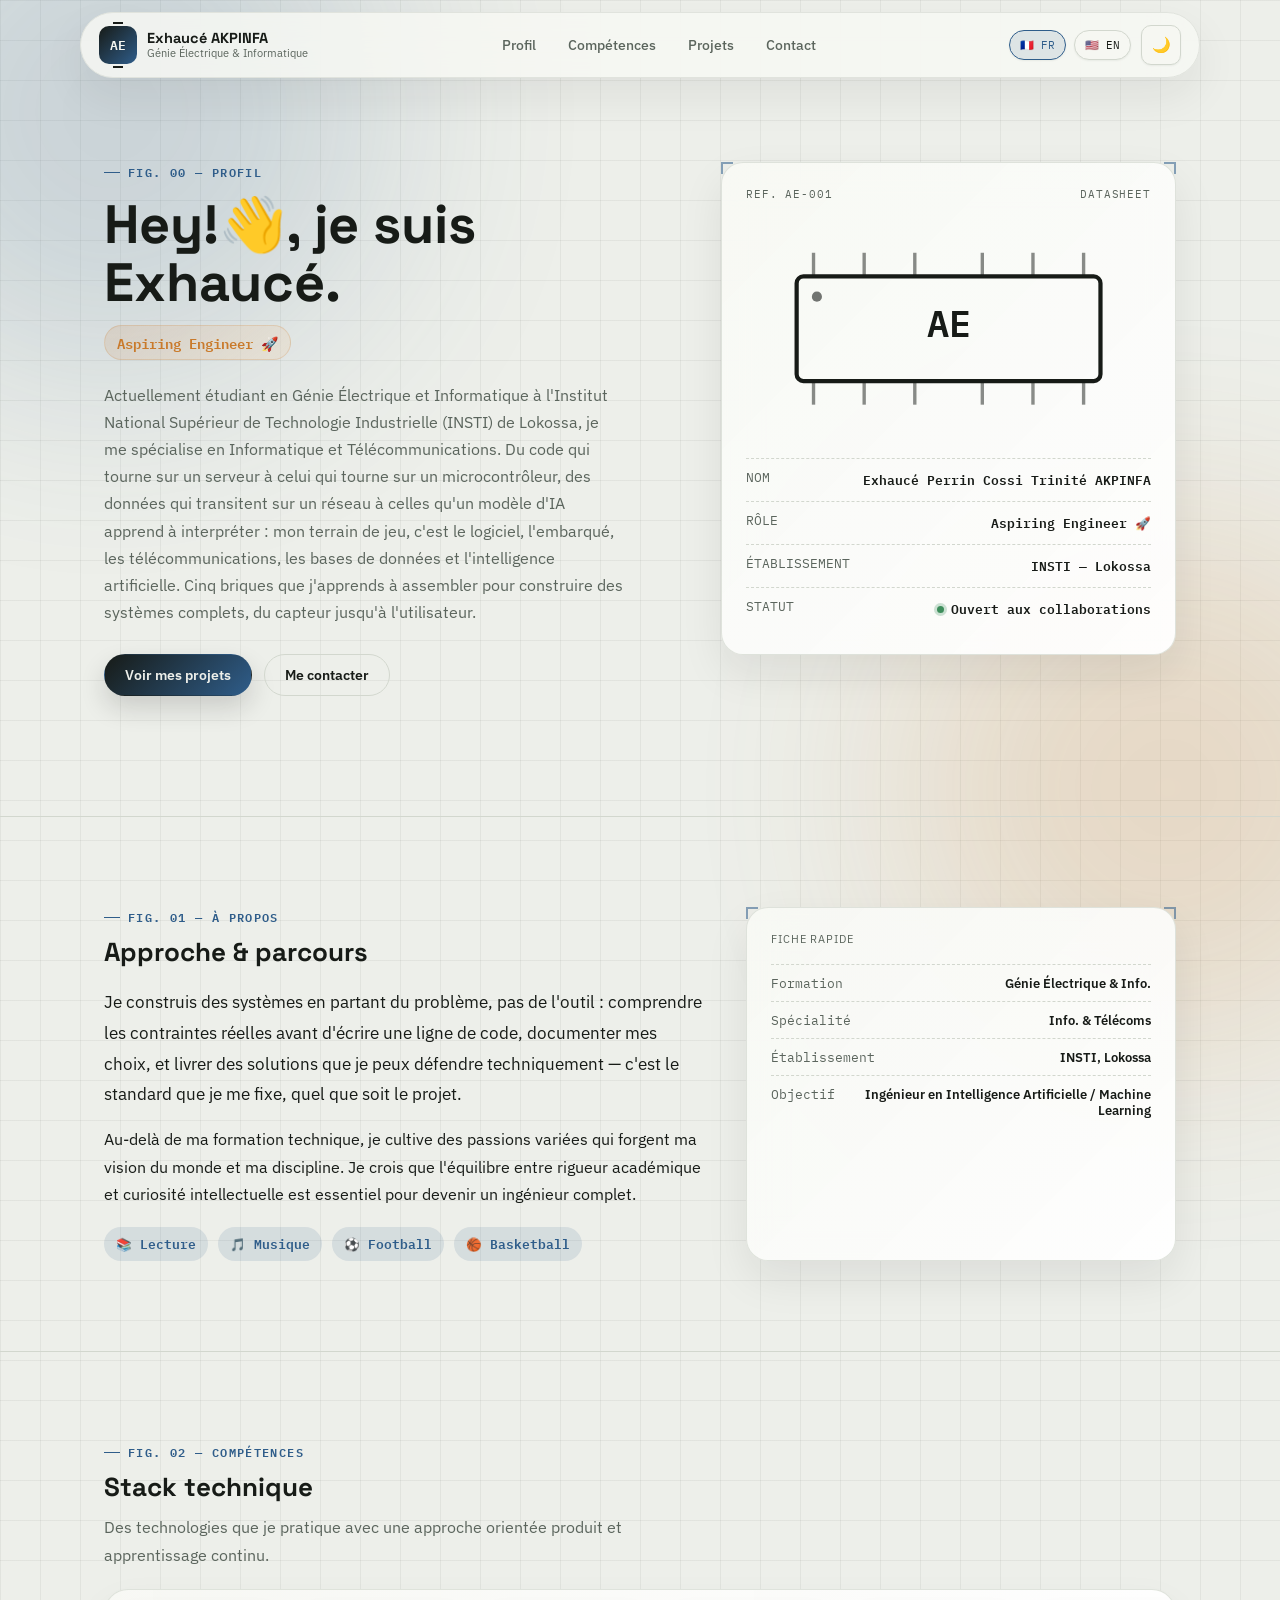
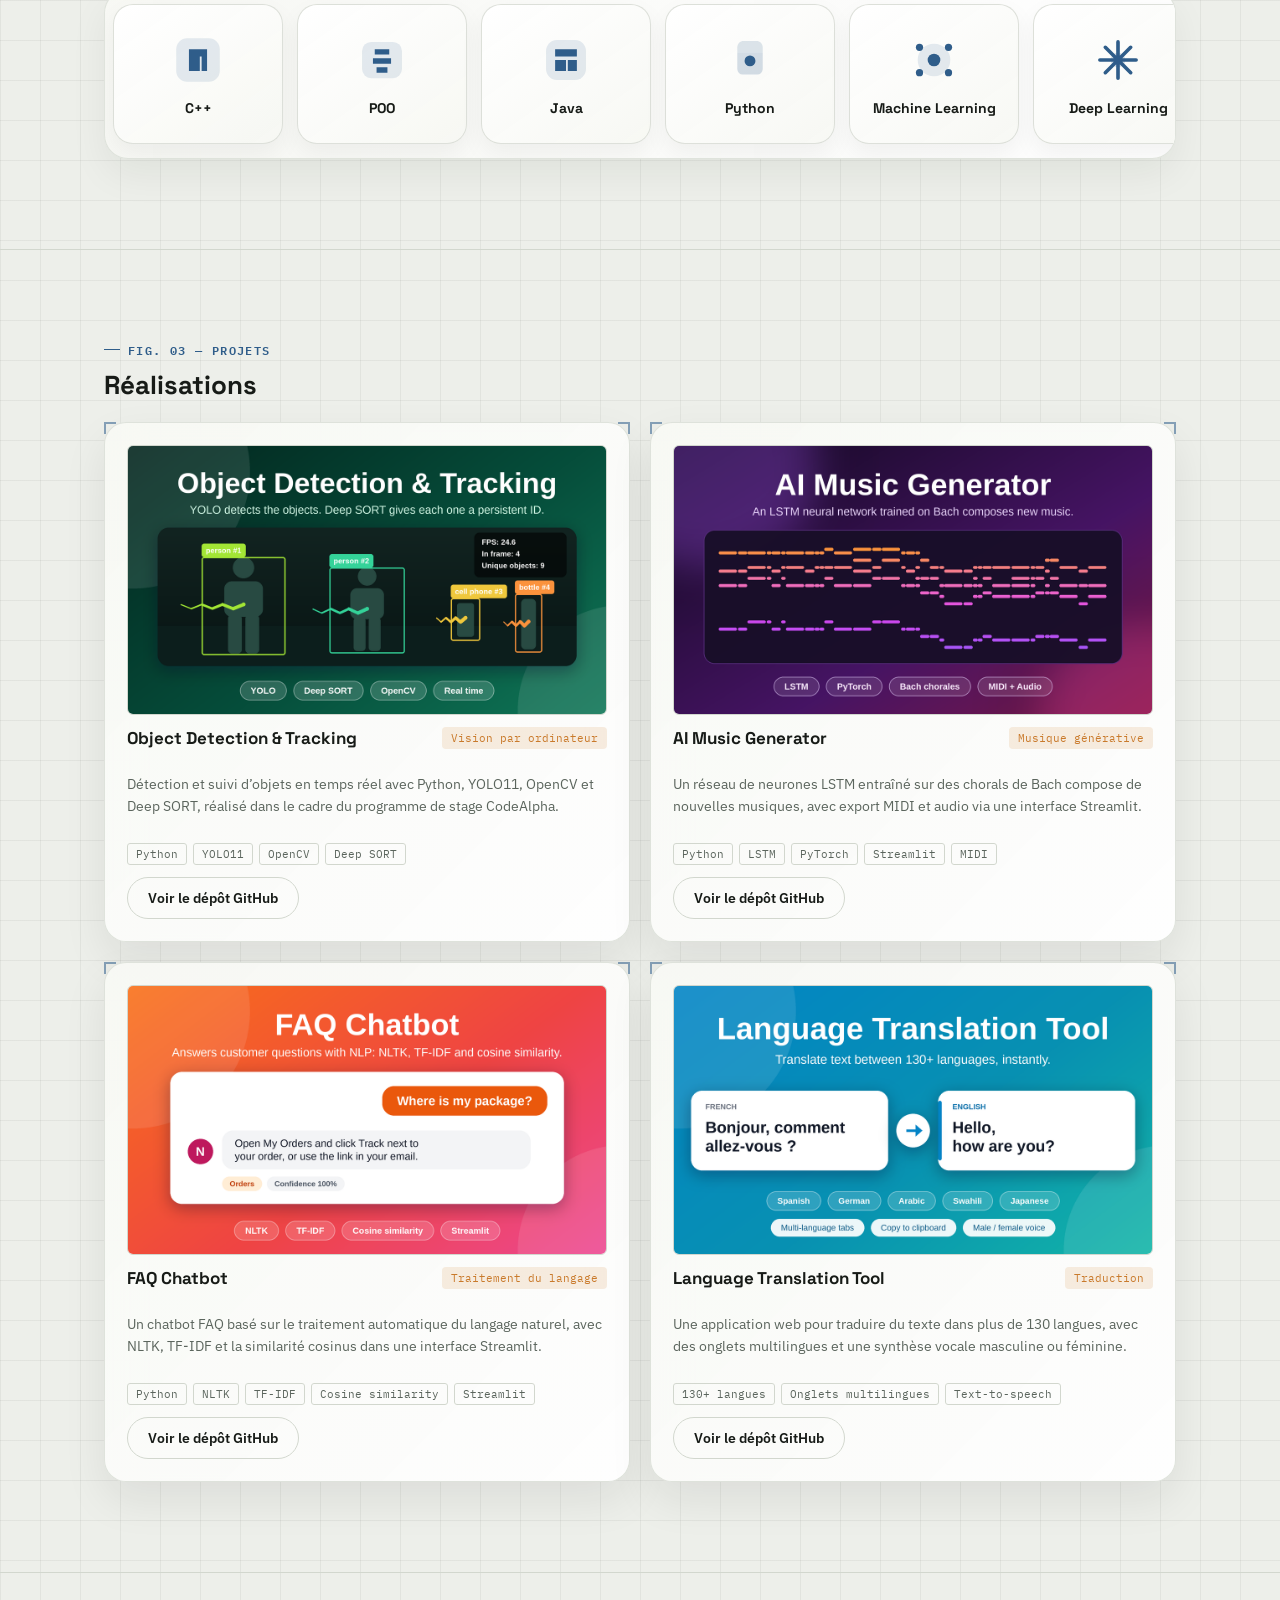
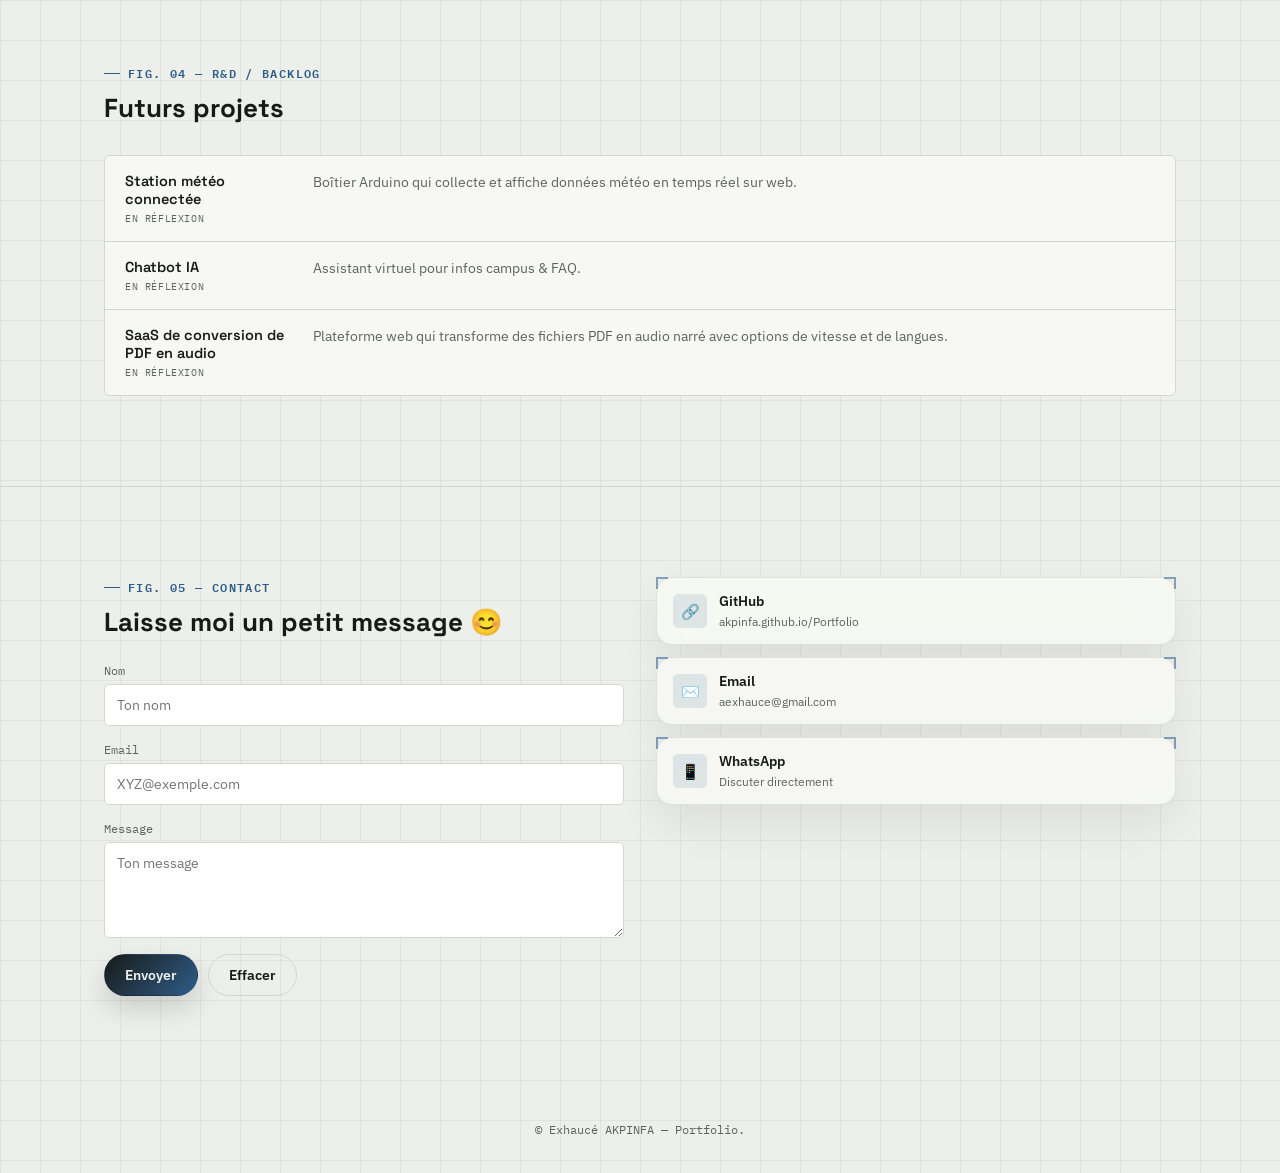
<file: index.html>
﻿<!DOCTYPE html>
<html lang="fr">
<head>
<meta charset="UTF-8" />
<meta name="viewport" content="width=device-width, initial-scale=1" />
<title>Exhaucé AKPINFA — Portfolio</title>
<meta name="description" content="Portfolio d'AKPINFA Cossi Trinité Exhaucé Perrin — étudiant en Génie Électrique &amp; Informatique et Télécommunication, INSTI Lokossa. Aspiring Engineer 🚀" />
<link rel="icon" href="data:image/svg+xml,%3Csvg xmlns='http://www.w3.org/2000/svg' viewBox='0 0 40 40'%3E%3Crect x='6' y='6' width='28' height='28' rx='3' fill='%23171B17'/%3E%3Ctext x='20' y='26' text-anchor='middle' font-family='monospace' font-size='14' fill='%236FB3E8'%3EAE%3C/text%3E%3C/svg%3E" />
<link rel="preconnect" href="https://fonts.googleapis.com">
<link rel="stylesheet" href="https://fonts.googleapis.com/css2?family=Space+Grotesk:wght@500;600;700&family=IBM+Plex+Sans:wght@400;500;600&family=IBM+Plex+Mono:wght@400;500;600&display=swap">
<link rel="stylesheet" href="style.css">
</head>
<body>

<header class="site-nav">
  <div class="wrap nav-inner">
    <a href="#top" class="brand">
      <div class="chip-logo">AE</div>
      <div class="brand-text">
        <div class="brand-name">Exhaucé AKPINFA</div>
        <div class="brand-role">Génie Électrique &amp; Informatique </div>
      </div>
    </a>
    <nav class="links nav-mobile-hide">
      <a href="#about" data-i18n="navAbout">Profil</a>
      <a href="#skills" data-i18n="navSkills">Compétences</a>
      <a href="#projects" data-i18n="navProjects">Projets</a>
      <a href="#contact" data-i18n="navContact">Contact</a>
    </nav>
    <div class="header-actions">
      <div class="lang-switcher" role="tablist" aria-label="Language selector">
        <button class="lang-switch active" type="button" data-lang="fr" aria-label="Français">🇫🇷 FR</button>
        <button class="lang-switch" type="button" data-lang="en" aria-label="English">🇺🇸 EN</button>
      </div>
      <button class="theme-toggle" id="themeToggle" aria-label="Basculer en mode plan (blueprint)" title="Mode plan / blueprint">🌙</button>
    </div>
  </div>
</header>

<main id="top">

  <!-- ============ HERO ============ -->
  <section class="hero">
    <div class="wrap hero-grid">
      <div class="hero-copy reveal">
        <span class="eyebrow" data-i18n="heroEyebrow">FIG. 00 — PROFIL</span>
        <h1 class="hero-title" data-i18n="heroTitle">Hey!👋, je suis Exhaucé.</h1>
        <span class="hero-role" data-i18n="heroRole">Aspiring Engineer 🚀</span>
        <p class="hero-lede" data-i18n="heroIntro">
          Actuellement étudiant en Génie Électrique et Informatique à l'Institut National Supérieur de
          Technologie Industrielle (INSTI) de Lokossa, je me spécialise en Informatique et
          Télécommunications. Du code qui tourne sur un serveur à celui qui tourne sur un microcontrôleur, des données qui transitent sur un réseau à celles qu'un modèle d'IA apprend à interpréter : mon terrain de jeu, c'est le logiciel, l'embarqué, les télécommunications, les bases de données et l'intelligence artificielle. Cinq briques que j'apprends à assembler pour construire des systèmes complets, du capteur jusqu'à l'utilisateur.
        </p>
        <div class="hero-ctas">
          <a href="#projects" class="btn btn-primary" data-i18n="heroBtnProjects">Voir mes projets</a>
          <a href="#contact" class="btn btn-ghost" data-i18n="heroBtnContact">Me contacter</a>
        </div>
      </div>

      <div class="spec-card datasheet reveal">
        <div class="datasheet-title">
          <span>REF. AE-001</span>
          <span>DATASHEET</span>
        </div>

        <svg class="ic-diagram" viewBox="0 0 240 130" fill="none">
          <!-- pins -->
          <g stroke="currentColor" stroke-width="2" opacity="0.5">
            <line x1="40" y1="20" x2="40" y2="34"/>
            <line x1="70" y1="20" x2="70" y2="34"/>
            <line x1="100" y1="20" x2="100" y2="34"/>
            <line x1="140" y1="20" x2="140" y2="34"/>
            <line x1="170" y1="20" x2="170" y2="34"/>
            <line x1="200" y1="20" x2="200" y2="34"/>
            <line x1="40" y1="96" x2="40" y2="110"/>
            <line x1="70" y1="96" x2="70" y2="110"/>
            <line x1="100" y1="96" x2="100" y2="110"/>
            <line x1="140" y1="96" x2="140" y2="110"/>
            <line x1="170" y1="96" x2="170" y2="110"/>
            <line x1="200" y1="96" x2="200" y2="110"/>
          </g>
          <rect x="30" y="34" width="180" height="62" rx="4" fill="none" stroke="currentColor" stroke-width="2.5"/>
          <circle cx="42" cy="46" r="3" fill="currentColor" opacity="0.6"/>
          <text x="120" y="70" text-anchor="middle" font-family="'IBM Plex Mono', monospace" font-size="22" font-weight="600" fill="currentColor">AE</text>
        </svg>

        <div class="datasheet-row">
          <span class="datasheet-key" data-i18n="datasheetName">NOM</span>
          <span class="datasheet-val">Exhaucé Perrin Cossi Trinité AKPINFA</span>
        </div>
        <div class="datasheet-row">
          <span class="datasheet-key" data-i18n="datasheetRole">RÔLE</span>
          <span class="datasheet-val">Aspiring Engineer 🚀</span>
        </div>
        <div class="datasheet-row">
          <span class="datasheet-key" data-i18n="datasheetSchool">ÉTABLISSEMENT</span>
          <span class="datasheet-val">INSTI — Lokossa</span>
        </div>
        <div class="datasheet-row">
          <span class="datasheet-key" data-i18n="datasheetStatus">STATUT</span>
          <span class="datasheet-val status-live">
            <span class="led-dot"></span> <span data-i18n="datasheetStatusValue">Ouvert aux collaborations</span>
          </span>
        </div>
      </div>
    </div>
  </section>

  <!-- ============ ABOUT ============ -->
  <section id="about">
    <div class="wrap about-grid">
      <div class="about-text reveal">
        <span class="eyebrow" data-i18n="aboutEyebrow">FIG. 01 — À PROPOS</span>
        <h2 class="section-title" style="margin-bottom:18px;" data-i18n="aboutTitle">Approche &amp; parcours</h2>
        <p class="lede" data-i18n="aboutP1">
          Je construis des systèmes en partant du problème, pas de l'outil : comprendre les contraintes
          réelles avant d'écrire une ligne de code, documenter mes choix, et livrer des solutions que je
          peux défendre techniquement — c'est le standard que je me fixe, quel que soit le projet.
        </p>
        <p data-i18n="aboutP2">
          Au-delà de ma formation technique, je cultive des passions variées qui forgent ma vision du monde et ma discipline. Je crois que l'équilibre entre rigueur académique et curiosité intellectuelle est essentiel pour devenir un ingénieur complet.
        </p>
        <div class="interest-list">
          <span class="interest-chip">📚 Lecture</span>
          <span class="interest-chip">🎵 Musique</span>
          <span class="interest-chip">⚽ Football</span>
          <span class="interest-chip">🏀 Basketball</span>
          
        </div>
      </div>

      <div class="spec-card facts-card reveal">
        <div class="datasheet-title"><span data-i18n="aboutQuickCard">FICHE RAPIDE</span></div>
        <div class="datasheet-row">
          <span class="datasheet-key mono" data-i18n="aboutFormation">Formation</span>
          <span class="datasheet-val">Génie Électrique &amp; Info.</span>
        </div>
        <div class="datasheet-row">
          <span class="datasheet-key mono" data-i18n="aboutSpeciality">Spécialité</span>
          <span class="datasheet-val">Info. &amp; Télécoms</span>
        </div>
        <div class="datasheet-row">
          <span class="datasheet-key mono" data-i18n="aboutSchool">Établissement</span>
          <span class="datasheet-val">INSTI, Lokossa</span>
        </div>
        <div class="datasheet-row">
          <span class="datasheet-key mono" data-i18n="aboutGoal">Objectif</span>
          <span class="datasheet-val" data-i18n="aboutGoalValue">Ingénieur en Intelligence Artificielle / Machine Learning</span>
        </div>
      </div>
    </div>
  </section>

  <!-- ============ SKILLS ============ -->
  <section id="skills">
    <div class="wrap">
      <div class="skills-head reveal">
        <div>
          <span class="eyebrow" data-i18n="skillsEyebrow">FIG. 02 — COMPÉTENCES</span>
          <h2 class="section-title" style="margin-bottom:10px;" data-i18n="skillsTitle">Stack technique</h2>
          <p class="skills-intro" data-i18n="skillsIntro">Des technologies que je pratique avec une approche orientée produit et apprentissage continu.</p>
        </div>
      </div>
      <div class="skills-marquee reveal" aria-label="Technologies principales">
        <div class="marquee-track">
          <div class="marquee-group">
            <div class="skill-pill"><svg viewBox="0 0 64 64" aria-hidden="true"><rect x="8" y="8" width="48" height="48" rx="12" fill="currentColor" opacity="0.12"/><path d="M22 20h20v8H22zM22 28h12v16H22zM36 28h6v16h-6z" fill="currentColor"/></svg><span>C++</span></div>
            <div class="skill-pill"><svg viewBox="0 0 64 64" aria-hidden="true"><rect x="10" y="12" width="44" height="40" rx="10" fill="currentColor" opacity="0.12"/><path d="M24 20h16v6H24zM22 30h20v6H22zM26 40h12v6H26z" fill="currentColor"/></svg><span>POO</span></div>
            <div class="skill-pill"><svg viewBox="0 0 64 64" aria-hidden="true"><rect x="10" y="10" width="44" height="44" rx="12" fill="currentColor" opacity="0.12"/><path d="M20 20h24v8H20zM20 32h12v12H20zM34 32h10v12H34z" fill="currentColor"/></svg><span>Java</span></div>
            <div class="skill-pill"><svg viewBox="0 0 64 64" aria-hidden="true"><path d="M18 18c0-4 3-7 7-7h14c4 0 7 3 7 7v6H18z" fill="currentColor" opacity="0.16"/><path d="M18 24h28v18a6 6 0 0 1-6 6H24a6 6 0 0 1-6-6z" fill="currentColor" opacity="0.2"/><circle cx="32" cy="33" r="6" fill="currentColor"/></svg><span>Python</span></div>
            <div class="skill-pill"><svg viewBox="0 0 64 64" aria-hidden="true"><circle cx="32" cy="32" r="18" fill="currentColor" opacity="0.12"/><circle cx="32" cy="32" r="7" fill="currentColor"/><circle cx="16" cy="18" r="4" fill="currentColor"/><circle cx="48" cy="18" r="4" fill="currentColor"/><circle cx="16" cy="46" r="4" fill="currentColor"/><circle cx="48" cy="46" r="4" fill="currentColor"/></svg><span>Machine Learning</span></div>
            <div class="skill-pill"><svg viewBox="0 0 64 64" aria-hidden="true"><path d="M32 12v40M12 32h40M18 18l28 28M46 18 18 46" stroke="currentColor" stroke-width="4" stroke-linecap="round"/><circle cx="32" cy="32" r="8" fill="currentColor" opacity="0.2"/></svg><span>Deep Learning</span></div>
            <div class="skill-pill"><svg viewBox="0 0 64 64" aria-hidden="true"><path d="M32 12 50 22v20L32 52 14 42V22z" fill="currentColor" opacity="0.16"/><path d="M32 20 43 26v12L32 44 21 38V26z" fill="currentColor"/></svg><span>TensorFlow</span></div>
            <div class="skill-pill"><svg viewBox="0 0 64 64" aria-hidden="true"><path d="M18 18h28v28H18z" fill="currentColor" opacity="0.12"/><path d="M24 28h16M24 36h10" stroke="currentColor" stroke-width="4" stroke-linecap="round"/><circle cx="44" cy="42" r="5" fill="currentColor"/></svg><span>IA générative</span></div>
            <div class="skill-pill"><svg viewBox="0 0 64 64" aria-hidden="true"><rect x="12" y="12" width="40" height="40" rx="10" fill="currentColor" opacity="0.12"/><path d="M22 20h20v8H22zM22 32h8v12h-8zM34 32h8v12h-8z" fill="currentColor"/></svg><span>PHP</span></div>
            <div class="skill-pill"><svg viewBox="0 0 64 64" aria-hidden="true"><rect x="12" y="16" width="40" height="32" rx="8" fill="currentColor" opacity="0.12"/><path d="M24 24h16v6H24zM24 34h16v6H24z" fill="currentColor"/></svg><span>MySQL</span></div>
            <div class="skill-pill"><svg viewBox="0 0 64 64" aria-hidden="true"><path d="M18 18h28a6 6 0 0 1 6 6v16a6 6 0 0 1-6 6H18a6 6 0 0 1-6-6V24a6 6 0 0 1 6-6Z" fill="currentColor" opacity="0.12"/><path d="M22 24v16l10-6 10 6V24" stroke="currentColor" stroke-width="4" fill="none" stroke-linecap="round" stroke-linejoin="round"/></svg><span>Laravel</span></div>
            <div class="skill-pill"><svg viewBox="0 0 64 64" aria-hidden="true"><rect x="10" y="14" width="44" height="36" rx="10" fill="currentColor" opacity="0.12"/><path d="M22 22h20v20H22z" fill="currentColor" opacity="0.22"/><path d="M26 30h12v4H26zM26 38h8v4h-8z" fill="currentColor"/></svg><span>React</span></div>
            <div class="skill-pill"><svg viewBox="0 0 64 64" aria-hidden="true"><path d="M16 18c0-4 3-7 7-7h18c4 0 7 3 7 7v28c0 4-3 7-7 7H23c-4 0-7-3-7-7z" fill="currentColor" opacity="0.12"/><path d="M24 20v24M40 20v24" stroke="currentColor" stroke-width="5" stroke-linecap="round"/></svg><span>Node</span></div>
          </div>
          <div class="marquee-group" aria-hidden="true">
            <div class="skill-pill"><svg viewBox="0 0 64 64" aria-hidden="true"><rect x="8" y="8" width="48" height="48" rx="12" fill="currentColor" opacity="0.12"/><path d="M22 20h20v8H22zM22 28h12v16H22zM36 28h6v16h-6z" fill="currentColor"/></svg><span>C++</span></div>
            <div class="skill-pill"><svg viewBox="0 0 64 64" aria-hidden="true"><rect x="10" y="12" width="44" height="40" rx="10" fill="currentColor" opacity="0.12"/><path d="M24 20h16v6H24zM22 30h20v6H22zM26 40h12v6H26z" fill="currentColor"/></svg><span>POO</span></div>
            <div class="skill-pill"><svg viewBox="0 0 64 64" aria-hidden="true"><rect x="10" y="10" width="44" height="44" rx="12" fill="currentColor" opacity="0.12"/><path d="M20 20h24v8H20zM20 32h12v12H20zM34 32h10v12H34z" fill="currentColor"/></svg><span>Java</span></div>
            <div class="skill-pill"><svg viewBox="0 0 64 64" aria-hidden="true"><path d="M18 18c0-4 3-7 7-7h14c4 0 7 3 7 7v6H18z" fill="currentColor" opacity="0.16"/><path d="M18 24h28v18a6 6 0 0 1-6 6H24a6 6 0 0 1-6-6z" fill="currentColor" opacity="0.2"/><circle cx="32" cy="33" r="6" fill="currentColor"/></svg><span>Python</span></div>
            <div class="skill-pill"><svg viewBox="0 0 64 64" aria-hidden="true"><circle cx="32" cy="32" r="18" fill="currentColor" opacity="0.12"/><circle cx="32" cy="32" r="7" fill="currentColor"/><circle cx="16" cy="18" r="4" fill="currentColor"/><circle cx="48" cy="18" r="4" fill="currentColor"/><circle cx="16" cy="46" r="4" fill="currentColor"/><circle cx="48" cy="46" r="4" fill="currentColor"/></svg><span>Machine Learning</span></div>
            <div class="skill-pill"><svg viewBox="0 0 64 64" aria-hidden="true"><path d="M32 12v40M12 32h40M18 18l28 28M46 18 18 46" stroke="currentColor" stroke-width="4" stroke-linecap="round"/><circle cx="32" cy="32" r="8" fill="currentColor" opacity="0.2"/></svg><span>Deep Learning</span></div>
            <div class="skill-pill"><svg viewBox="0 0 64 64" aria-hidden="true"><path d="M32 12 50 22v20L32 52 14 42V22z" fill="currentColor" opacity="0.16"/><path d="M32 20 43 26v12L32 44 21 38V26z" fill="currentColor"/></svg><span>TensorFlow</span></div>
            <div class="skill-pill"><svg viewBox="0 0 64 64" aria-hidden="true"><path d="M18 18h28v28H18z" fill="currentColor" opacity="0.12"/><path d="M24 28h16M24 36h10" stroke="currentColor" stroke-width="4" stroke-linecap="round"/><circle cx="44" cy="42" r="5" fill="currentColor"/></svg><span>IA générative</span></div>
            <div class="skill-pill"><svg viewBox="0 0 64 64" aria-hidden="true"><rect x="12" y="12" width="40" height="40" rx="10" fill="currentColor" opacity="0.12"/><path d="M22 20h20v8H22zM22 32h8v12h-8zM34 32h8v12h-8z" fill="currentColor"/></svg><span>PHP</span></div>
            <div class="skill-pill"><svg viewBox="0 0 64 64" aria-hidden="true"><rect x="12" y="16" width="40" height="32" rx="8" fill="currentColor" opacity="0.12"/><path d="M24 24h16v6H24zM24 34h16v6H24z" fill="currentColor"/></svg><span>MySQL</span></div>
            <div class="skill-pill"><svg viewBox="0 0 64 64" aria-hidden="true"><path d="M18 18h28a6 6 0 0 1 6 6v16a6 6 0 0 1-6 6H18a6 6 0 0 1-6-6V24a6 6 0 0 1 6-6Z" fill="currentColor" opacity="0.12"/><path d="M22 24v16l10-6 10 6V24" stroke="currentColor" stroke-width="4" fill="none" stroke-linecap="round" stroke-linejoin="round"/></svg><span>Laravel</span></div>
            <div class="skill-pill"><svg viewBox="0 0 64 64" aria-hidden="true"><rect x="10" y="14" width="44" height="36" rx="10" fill="currentColor" opacity="0.12"/><path d="M22 22h20v20H22z" fill="currentColor" opacity="0.22"/><path d="M26 30h12v4H26zM26 38h8v4h-8z" fill="currentColor"/></svg><span>React</span></div>
            <div class="skill-pill"><svg viewBox="0 0 64 64" aria-hidden="true"><path d="M16 18c0-4 3-7 7-7h18c4 0 7 3 7 7v28c0 4-3 7-7 7H23c-4 0-7-3-7-7z" fill="currentColor" opacity="0.12"/><path d="M24 20v24M40 20v24" stroke="currentColor" stroke-width="5" stroke-linecap="round"/></svg><span>Node</span></div>
          </div>
        </div>
      </div>
    </div>
  </section>

  <!-- ============ PROJECTS ============ -->
  <section id="projects">
    <div class="wrap">
      <div class="section-title-row reveal">
        <div>
          <span class="eyebrow" data-i18n="projectsEyebrow">FIG. 03 — PROJETS</span>
          <h2 class="section-title" data-i18n="projectsTitle">Réalisations</h2>
        </div>
      </div>
      <div class="project-grid">
        <article class="spec-card project-card">
          <img class="project-image" src="images/banner_detection.png" alt="Capture du projet de détection et suivi d’objets en temps réel">
          <div class="project-top">
            <h3 class="project-name" data-i18n="projectDetectionName">Object Detection &amp; Tracking</h3>
            <span class="project-stack-badge" data-i18n="projectDetectionBadge">Vision par ordinateur</span>
          </div>
          <p class="project-desc" data-i18n="projectDetectionDesc">Détection et suivi d’objets en temps réel avec Python, YOLO11, OpenCV et Deep SORT, réalisé dans le cadre du programme de stage CodeAlpha.</p>
          <div class="tag-row">
            <span class="tag">Python</span><span class="tag">YOLO11</span><span class="tag">OpenCV</span><span class="tag">Deep SORT</span>
          </div>
          <a href="https://github.com/AKPINFA/CodeAlpha_ObjectDetection" target="_blank" rel="noopener noreferrer" class="btn btn-ghost demo-btn" data-i18n="projectGithubButton">Voir le dépôt GitHub</a>
        </article>

        <article class="spec-card project-card">
          <img class="project-image" src="images/banner_music.png" alt="Capture du générateur de musique par intelligence artificielle">
          <div class="project-top">
            <h3 class="project-name" data-i18n="projectMusicName">AI Music Generator</h3>
            <span class="project-stack-badge" data-i18n="projectMusicBadge">Musique générative</span>
          </div>
          <p class="project-desc" data-i18n="projectMusicDesc">Un réseau de neurones LSTM entraîné sur des chorals de Bach compose de nouvelles musiques, avec export MIDI et audio via une interface Streamlit.</p>
          <div class="tag-row">
            <span class="tag">Python</span><span class="tag">LSTM</span><span class="tag">PyTorch</span><span class="tag">Streamlit</span><span class="tag">MIDI</span>
          </div>
          <a href="https://github.com/AKPINFA/CodeAlpha_MusicGeneration" target="_blank" rel="noopener noreferrer" class="btn btn-ghost demo-btn" data-i18n="projectGithubButton">Voir le dépôt GitHub</a>
        </article>

        <article class="spec-card project-card">
          <img class="project-image" src="images/banner_chatbot.png" alt="Capture de l’interface du chatbot FAQ">
          <div class="project-top">
            <h3 class="project-name" data-i18n="projectFaqName">FAQ Chatbot</h3>
            <span class="project-stack-badge" data-i18n="projectFaqBadge">Traitement du langage</span>
          </div>
          <p class="project-desc" data-i18n="projectFaqDesc">Un chatbot FAQ basé sur le traitement automatique du langage naturel, avec NLTK, TF-IDF et la similarité cosinus dans une interface Streamlit.</p>
          <div class="tag-row">
            <span class="tag">Python</span><span class="tag">NLTK</span><span class="tag">TF-IDF</span><span class="tag">Cosine similarity</span><span class="tag">Streamlit</span>
          </div>
          <a href="https://github.com/AKPINFA/CodeAlpha_FAQChatbot" target="_blank" rel="noopener noreferrer" class="btn btn-ghost demo-btn" data-i18n="projectGithubButton">Voir le dépôt GitHub</a>
        </article>

        <article class="spec-card project-card">
          <img class="project-image" src="images/banner_translator.png" alt="Capture de l’outil de traduction multilingue">
          <div class="project-top">
            <h3 class="project-name" data-i18n="projectLanguageName">Language Translation Tool</h3>
            <span class="project-stack-badge" data-i18n="projectLanguageBadge">Traduction</span>
          </div>
          <p class="project-desc" data-i18n="projectLanguageDesc">Une application web pour traduire du texte dans plus de 130 langues, avec des onglets multilingues et une synthèse vocale masculine ou féminine.</p>
          <div class="tag-row">
            <span class="tag">130+ langues</span><span class="tag">Onglets multilingues</span><span class="tag">Text-to-speech</span>
          </div>
          <a href="https://github.com/AKPINFA/CodeAlpha_LanguageTranslationTool" target="_blank" rel="noopener noreferrer" class="btn btn-ghost demo-btn" data-i18n="projectGithubButton">Voir le dépôt GitHub</a>
        </article>
      </div>
    </div>
  </section>

  <!-- ============ FUTURS PROJETS ============ -->
  <section id="backlog">
    <div class="wrap">
      <span class="eyebrow" data-i18n="backlogEyebrow">FIG. 04 — R&amp;D / BACKLOG</span>
      <h2 class="section-title" style="margin-bottom:30px;" data-i18n="backlogTitle">Futurs projets</h2>
      <div class="backlog-list">
        <div class="backlog-item">
          <div>
            <div class="backlog-name" data-i18n="backlog2Name">Station météo connectée</div>
            <span class="backlog-status" data-i18n="backlog2Status">En réflexion</span>
          </div>
          <div class="backlog-desc" data-i18n="backlog2Desc">Boîtier Arduino qui collecte et affiche données météo en temps réel sur web.</div>
        </div>
        <div class="backlog-item">
          <div>
            <div class="backlog-name" data-i18n="backlog6Name">Chatbot IA</div>
            <span class="backlog-status" data-i18n="backlog6Status">En réflexion</span>
          </div>
          <div class="backlog-desc" data-i18n="backlog6Desc">Assistant virtuel pour infos campus &amp; FAQ.</div>
        </div>
        <div class="backlog-item">
          <div>
            <div class="backlog-name" data-i18n="backlog8Name">SaaS de conversion de PDF en audio</div>
            <span class="backlog-status" data-i18n="backlog8Status">En réflexion</span>
          </div>
          <div class="backlog-desc" data-i18n="backlog8Desc">Plateforme web qui transforme des fichiers PDF en audio narré avec options de vitesse et de langues.</div>
        </div>
      </div>
    </div>
  </section>

  <!-- ============ CONTACT ============ -->
  <section id="contact">
    <div class="wrap contact-grid">
      <div>
        <span class="eyebrow" data-i18n="contactEyebrow">FIG. 05 — CONTACT</span>
        <h2 class="section-title" style="margin-bottom:24px;" data-i18n="contactTitle">Laisse moi un petit message 😊</h2>
        <form id="contactForm">
          <div class="field">
            <label for="name" data-i18n="contactNameLabel">Nom</label>
            <input type="text" id="name" name="name" data-i18n-placeholder="contactNamePlaceholder" placeholder="Ton nom" required />
          </div>
          <div class="field">
            <label for="email" data-i18n="contactEmailLabel">Email</label>
            <input type="email" id="email" name="email" data-i18n-placeholder="contactEmailPlaceholder" placeholder="XYZ@exemple.com" required />
          </div>
          <div class="field">
            <label for="message" data-i18n="contactMessageLabel">Message</label>
            <textarea id="message" name="message" rows="4" data-i18n-placeholder="contactMessagePlaceholder" placeholder="Ton message" required></textarea>
          </div>
          <div class="form-actions">
            <button type="submit" class="btn btn-primary" data-i18n="contactSubmit">Envoyer</button>
            <button type="reset" class="btn btn-ghost" data-i18n="contactReset">Effacer</button>
          </div>
        </form>
      </div>

      <div class="direct-links">
        <a class="spec-card direct-link" href="https://akpinfa.github.io/Portfolio" target="_blank" rel="noopener">
          <span class="ic">🔗</span>
          <span>
            <span class="direct-link-title" style="display:block;" data-i18n="contactGithub">GitHub</span>
            <span class="direct-link-sub">akpinfa.github.io/Portfolio</span>
          </span>
        </a>
        <a class="spec-card direct-link" href="mailto:aexhauce@gmail.com">
          <span class="ic">✉️</span>
          <span>
            <span class="direct-link-title" style="display:block;" data-i18n="contactEmail">Email</span>
            <span class="direct-link-sub">aexhauce@gmail.com</span>
          </span>
        </a>
        <a class="spec-card direct-link" href="https://wa.me/qr/JQLBW744HTAOM1" target="_blank" rel="noopener">
          <span class="ic">📱</span>
          <span>
            <span class="direct-link-title" style="display:block;" data-i18n="contactWhatsapp">WhatsApp</span>
            <span class="direct-link-sub" data-i18n="contactWhatsappSub">Discuter directement</span>
          </span>
        </a>
      </div>
    </div>
  </section>

</main>

<footer>
  <div class="wrap">
    <p data-i18n="footerText">© <span id="year"></span> Exhaucé AKPINFA — Portfolio.</p>
  </div>
</footer>

<script src="script.js"></script>

</body>
</html>
</file>
<file: style.css>
:root{
    --bg:#EDEFEA;
    --bg-card:#F6F7F2;
    --bg-raised:#FFFFFF;
    --ink:#171B17;
    --ink-soft:#5B655D;
    --line:#D2D7CE;
    --grid-line:rgba(23,27,23,0.055);
    --accent:#2F5D8A;
    --accent-soft:rgba(47,93,138,0.12);
    --accent2:#C97A2B;
    --accent2-soft:rgba(201,122,43,0.14);
    --led:#3E8E5C;
    --radius:6px;
    --shadow:0 1px 2px rgba(23,27,23,0.06);
    color-scheme: light;
  }
  html.theme-blueprint{
    --bg:#0E2540;
    --bg-card:#123356;
    --bg-raised:#153A63;
    --ink:#EAF1F8;
    --ink-soft:#9FB9D2;
    --line:rgba(255,255,255,0.16);
    --grid-line:rgba(255,255,255,0.07);
    --accent:#7DC0F2;
    --accent-soft:rgba(125,192,242,0.16);
    --accent2:#F2A65A;
    --accent2-soft:rgba(242,166,90,0.18);
    --led:#6BE39A;
    --shadow:0 1px 2px rgba(0,0,0,0.35);
    color-scheme: dark;
  }

  *{box-sizing:border-box;}
  html{scroll-behavior:smooth;}
  body{
    margin:0;
    overflow-x:hidden;
    position:relative;
    background:
      linear-gradient(var(--grid-line) 1px, transparent 1px) 0 0/40px 40px,
      linear-gradient(90deg, var(--grid-line) 1px, transparent 1px) 0 0/40px 40px,
      var(--bg);
    color:var(--ink);
    font-family:'IBM Plex Sans', sans-serif;
    transition:background-color .25s ease, color .25s ease;
    -webkit-font-smoothing:antialiased;
  }
  body::before, body::after{
    content:"";
    position:fixed;
    width:34rem;
    height:34rem;
    border-radius:50%;
    filter:blur(110px);
    opacity:.18;
    z-index:-1;
    pointer-events:none;
    animation:floatGlow 14s ease-in-out infinite;
  }
  body::before{top:-10rem; left:-10rem; background:var(--accent);}
  body::after{bottom:-10rem; right:-10rem; background:var(--accent2); animation-duration:18s;}
  a{color:inherit;}
  img,svg{max-width:100%;}
  ::selection{background:var(--accent-soft); color:var(--ink);}
  :focus-visible{outline:2px solid var(--accent); outline-offset:3px;}

  .wrap{max-width:1120px; margin:0 auto; padding:0 24px;}
  .mono{font-family:'IBM Plex Mono', monospace;}

  .eyebrow{
    font-family:'IBM Plex Mono', monospace;
    font-size:11.5px;
    letter-spacing:.12em;
    text-transform:uppercase;
    color:var(--accent);
    font-weight:600;
    display:flex;
    align-items:center;
    gap:8px;
  }
  .eyebrow::before{
    content:"";
    width:16px; height:1px; background:var(--accent);
    display:inline-block;
  }

  /* ---------- Nav ---------- */
  header.site-nav{
    position:sticky; top:0; z-index:40;
    padding:12px 0;
    background:transparent;
  }
  .nav-inner{
    display:flex; align-items:center; justify-content:space-between;
    padding:12px 18px;
    gap:16px;
    border:1px solid color-mix(in srgb, var(--line) 70%, white 30%);
    border-radius:999px;
    background:color-mix(in srgb, var(--bg-card) 70%, rgba(255,255,255,0.45));
    backdrop-filter:blur(22px);
    box-shadow:0 18px 45px rgba(23,27,23,0.07);
  }
  .brand{display:flex; align-items:center; gap:10px; text-decoration:none;}
  .chip-logo{
    width:38px; height:38px; border-radius:10px;
    background:linear-gradient(135deg, var(--ink), var(--accent)); color:var(--bg-card);
    display:flex; align-items:center; justify-content:center;
    font-family:'IBM Plex Mono', monospace; font-weight:600; font-size:13px;
    position:relative; flex-shrink:0;
  }
  .chip-logo::before, .chip-logo::after{
    content:""; position:absolute; left:50%; transform:translateX(-50%);
    width:10px; height:2px; background:var(--ink);
  }
  .chip-logo::before{ top:-4px; }
  .chip-logo::after{ bottom:-4px; }
  .brand-text{line-height:1.15;}
  .brand-name{font-family:'Space Grotesk', sans-serif; font-weight:700; font-size:14.5px;}
  .brand-role{font-size:11px; color:var(--ink-soft);}

  nav.links{display:flex; align-items:center; gap:8px;}
  nav.links a{
    font-size:13.5px; text-decoration:none; color:var(--ink-soft);
    font-weight:500; padding:8px 12px; border-radius:999px;
    transition:all .2s ease;
  }
  nav.links a:hover, nav.links a:focus-visible{
    color:var(--accent); background:var(--accent-soft); transform:translateY(-1px);
  }

  .header-actions{display:flex; align-items:center; gap:10px;}
  .theme-toggle{
    border:1px solid var(--line); background:var(--bg-card);
    width:40px; height:40px; border-radius:10px; cursor:pointer;
    display:flex; align-items:center; justify-content:center;
    font-size:15px; color:var(--ink);
    box-shadow:var(--shadow);
    transition:transform .2s ease, box-shadow .2s ease;
  }
  .theme-toggle:hover{transform:translateY(-1px); box-shadow:0 10px 24px rgba(23,27,23,0.12);}
  .lang-switcher{display:flex; gap:8px; align-items:center;}
  .lang-switch{
    border:1px solid var(--line); background:var(--bg-card); color:var(--ink);
    padding:7px 10px; border-radius:999px; cursor:pointer; font-family:'IBM Plex Mono', monospace;
    font-size:11px; transition:all .2s ease; box-shadow:var(--shadow);
  }
  .lang-switch.active, .lang-switch:hover{
    background:var(--accent-soft); color:var(--accent); border-color:var(--accent);
  }
  .cv-icon{
    width:34px; height:34px; display:flex; align-items:center; justify-content:center;
    border:1px solid rgba(255,255,255,0.08); border-radius:12px; background:rgba(255,255,255,0.04);
    color:var(--ink-soft); text-decoration:none; font-size:16px;
    box-shadow:0 8px 20px rgba(0,0,0,0.05);
    transition:transform .2s ease, box-shadow .2s ease, background .2s ease, color .2s ease;
  }
  .cv-icon:hover{
    transform:translateY(-1px);
    box-shadow:0 10px 20px rgba(0,0,0,0.08);
    background:rgba(255,255,255,0.08);
    color:var(--ink);
  }
  .nav-mobile-hide{display:flex;}
  @media (max-width:720px){
    .nav-mobile-hide{display:none;}
  }

  /* ---------- Section scaffolding ---------- */
  section{padding:90px 0;}
  section + section{border-top:1px solid var(--line);}
  .section-head{margin-bottom:36px;}
  .section-title-row{
    display:flex; justify-content:space-between; align-items:center; gap:16px;
    flex-wrap:wrap; margin-bottom:20px;
  }
  h2.section-title{
    font-family:'Space Grotesk', sans-serif;
    font-size:26px; font-weight:700; margin:8px 0 0;
  }
  .section-title-row .btn{padding:9px 14px;}
  .demo-btn{margin-top:auto; width:max-content; padding:8px 12px; font-size:12px;}

  /* corner-bracket "spec card" */
  .spec-card{
    position:relative;
    background:linear-gradient(135deg, color-mix(in srgb, var(--bg-card) 82%, rgba(255,255,255,0.75)), color-mix(in srgb, var(--bg-raised) 78%, rgba(255,255,255,0.68)));
    border:1px solid color-mix(in srgb, var(--line) 70%, rgba(255,255,255,0.55));
    border-radius:22px;
    padding:24px;
    box-shadow:0 18px 44px rgba(23,27,23,0.08);
    backdrop-filter:blur(18px);
  }
  .spec-card::before, .spec-card::after,
  .spec-card .bracket-br, .spec-card .bracket-bl{
    content:""; position:absolute; width:10px; height:10px;
    border-color:var(--accent); opacity:.55;
  }
  .spec-card::before{ top:-1px; left:-1px; border-top:2px solid var(--accent); border-left:2px solid var(--accent); }
  .spec-card::after{ top:-1px; right:-1px; border-top:2px solid var(--accent); border-right:2px solid var(--accent); }

  /* ---------- Hero ---------- */
  .hero{padding-top:72px;}
  .hero-grid{
    display:grid; grid-template-columns:1.25fr 1fr; gap:48px; align-items:start;
  }
  h1.hero-title{
    font-family:'Space Grotesk', sans-serif;
    font-size:clamp(34px, 4.6vw, 54px);
    line-height:1.08; font-weight:700;
    margin:14px 0 6px;
  }
  .hero-role{
    display:inline-flex; align-items:center; gap:8px;
    font-family:'IBM Plex Mono', monospace;
    font-size:14px; font-weight:600; color:var(--accent2);
    background:linear-gradient(135deg, var(--accent2-soft), color-mix(in srgb, var(--accent2-soft) 70%, var(--bg-card)));
    padding:5px 12px; border-radius:999px;
    margin:6px 0 22px;
    border:1px solid color-mix(in srgb, var(--accent2) 20%, transparent);
  }
  .hero-lede{
    font-size:16px; line-height:1.7; color:var(--ink-soft);
    max-width:520px; margin:0 0 28px;
  }
  .hero-ctas{display:flex; gap:12px; flex-wrap:wrap; margin-bottom:30px;}
  .btn{
    font-family:'IBM Plex Sans', sans-serif; font-weight:600; font-size:14px;
    padding:11px 20px; border-radius:999px; text-decoration:none;
    display:inline-flex; align-items:center; gap:8px; cursor:pointer; border:1px solid transparent;
    transition:transform .2s ease, box-shadow .2s ease, opacity .2s ease;
  }
  .btn:active{transform:translateY(1px);}
  .btn-primary{background:linear-gradient(135deg, var(--ink), var(--accent)); color:var(--bg); box-shadow:0 12px 26px rgba(23,27,23,0.16);}
  html.theme-blueprint .btn-primary{background:linear-gradient(135deg, var(--accent), var(--accent2)); color:#0E2540;}
  .btn-primary:hover{opacity:.95; transform:translateY(-2px);}
  .btn-ghost{background:transparent; color:var(--ink); border-color:var(--line);} 
  .btn-ghost:hover{border-color:var(--accent); color:var(--accent);}

  .stack-row{display:flex; flex-wrap:wrap; gap:8px;}
  .stack-chip{
    font-family:'IBM Plex Mono', monospace; font-size:11.5px;
    padding:6px 10px; border:1px solid var(--line); border-radius:999px;
    color:var(--ink-soft); background:var(--bg-raised);
    box-shadow:var(--shadow);
  }

  /* datasheet card in hero */
  .datasheet{
    font-family:'IBM Plex Mono', monospace;
  }
  .datasheet-title{
    display:flex; justify-content:space-between; align-items:center;
    font-size:11px; letter-spacing:.08em; color:var(--ink-soft);
    text-transform:uppercase; margin-bottom:18px;
  }
  .ic-diagram{
    width:100%; display:block; margin:0 auto 20px;
  }
  .datasheet-row{
    display:flex; justify-content:space-between; gap:12px;
    padding:10px 0; border-top:1px dashed var(--line);
    font-size:12.5px;
  }
  .datasheet-row:first-of-type{border-top:1px dashed var(--line);}
  .datasheet-key{color:var(--ink-soft);}
  .datasheet-val{color:var(--ink); text-align:right; font-weight:600;}
  .status-live{display:flex; align-items:center; gap:7px; justify-content:flex-end;}
  .led-dot{
    width:7px; height:7px; border-radius:50%; background:var(--led);
    box-shadow:0 0 0 3px color-mix(in srgb, var(--led) 25%, transparent);
    flex-shrink:0;
  }
  @media (prefers-reduced-motion: no-preference){
    .led-dot{ animation: pulse 2.4s ease-in-out infinite; }
  }
  @keyframes pulse{ 0%,100%{opacity:1;} 50%{opacity:.4;} }

  @media (max-width:860px){
    .hero-grid{grid-template-columns:1fr;}
    .about-grid{grid-template-columns:1fr;}
    .contact-grid{grid-template-columns:1fr;}
  }

  @media (max-width:760px){
    .nav-inner{flex-wrap:wrap; padding:12px 14px; border-radius:24px;}
    .section-title-row{align-items:flex-start;}
    .section-title-row .btn{width:auto;}
    .brand{width:100%; justify-content:space-between;}
    .header-actions{width:100%; justify-content:space-between; margin-top:8px;}
    .lang-switcher{gap:6px;}
    .lang-switch{padding:6px 9px; font-size:10px;}
    .theme-toggle{width:36px; height:36px;}
    section{padding:70px 0;}
    .hero{padding-top:48px;}
    .hero-title{font-size:clamp(28px, 8vw, 38px);}
    .hero-lede{font-size:15px;}
    .hero-ctas{flex-direction:column;}
    .btn{justify-content:center; width:100%;}
    .spec-card, .project-card, .backlog-item{padding:18px;}
    .project-top{flex-direction:column; align-items:flex-start; gap:8px;}
    .datasheet-row{flex-direction:column; align-items:flex-start; gap:4px;}
    .datasheet-val{text-align:left;}
    .backlog-item{grid-template-columns:1fr;}
    .interest-chip{font-size:11.5px;}
  }

  @media (max-width:480px){
    .wrap{padding:0 16px;}
    .brand-name{font-size:13px;}
    .brand-role{display:none;}
    .section-title{font-size:22px;}
    .skill-pill{min-width:150px; height:130px;}
    .project-card{min-width:240px;}
  }

  /* ---------- About ---------- */
  .about-grid{display:grid; grid-template-columns:1.4fr 1fr; gap:40px;}
  .about-text p{font-size:15.5px; line-height:1.8; color:var(--ink); margin:0 0 16px;}
  .about-text p.lede{font-size:17px; color:var(--ink);}
  .interest-list{display:flex; gap:10px; flex-wrap:wrap; margin-top:18px;}
  .interest-chip{
    font-size:12.5px; padding:6px 12px; border-radius:999px;
    background:var(--accent-soft); color:var(--accent);
    font-weight:600; font-family:'IBM Plex Mono', monospace;
  }
  .facts-card .datasheet-row:first-of-type{border-top:none;}
  @media (max-width:860px){ .about-grid{grid-template-columns:1fr;} }

  /* ---------- Skills ---------- */
  .skills-head{
    display:flex; justify-content:space-between; align-items:flex-end; gap:16px;
    margin-bottom:20px; flex-wrap:wrap;
  }
  .skills-intro{margin:8px 0 0; color:var(--ink-soft); max-width:620px; line-height:1.7;}

  .skills-marquee{
    overflow:hidden; border:1px solid color-mix(in srgb, var(--line) 70%, rgba(255,255,255,0.55)); border-radius:24px;
    background:linear-gradient(90deg, color-mix(in srgb, var(--bg-card) 78%, rgba(255,255,255,0.65)), color-mix(in srgb, var(--bg-raised) 80%, rgba(255,255,255,0.65)));
    padding:14px 0;
    box-shadow:0 16px 38px rgba(23,27,23,0.06);
    backdrop-filter:blur(16px);
  }
  .marquee-track{
    display:flex; width:max-content; gap:14px; animation:marquee 20s linear infinite;
  }
  .marquee-group{display:flex; gap:14px; padding:0 8px;}
  .skill-pill{
    min-width:170px; height:140px; border:1px solid color-mix(in srgb, var(--line) 75%, rgba(255,255,255,0.55)); border-radius:20px;
    background:linear-gradient(145deg, color-mix(in srgb, var(--bg-raised) 92%, rgba(255,255,255,0.78)), color-mix(in srgb, var(--bg-card) 86%, rgba(255,255,255,0.72)));
    padding:16px; display:flex; flex-direction:column;
    align-items:center; justify-content:center; gap:10px; box-shadow:0 10px 24px rgba(23,27,23,0.05);
    transition:transform .25s ease, border-color .25s ease, box-shadow .25s ease;
  }
  .skill-pill:hover{
    transform:translateY(-4px) scale(1.02); border-color:var(--accent); box-shadow:0 18px 36px rgba(47,93,138,0.18);
  }
  .skill-pill svg{width:58px; height:58px; color:var(--accent);}
  .skill-pill span{
    font-family:'Space Grotesk', sans-serif; font-weight:700; font-size:14px;
    color:var(--ink);
  }

  @keyframes marquee{
    from{transform:translateX(0);} to{transform:translateX(-50%);} 
  }
  @media (prefers-reduced-motion: reduce){
    .marquee-track{animation:none;}
  }

  /* ---------- Projects ---------- */
  .project-grid{display:grid; grid-template-columns:repeat(2, minmax(0, 1fr)); gap:20px;}
  .project-card{padding:22px; display:flex; flex-direction:column; gap:12px; min-width:0; transition:transform .25s ease, box-shadow .25s ease, border-color .25s ease;}
  .project-card:hover{transform:translateY(-4px); border-color:var(--accent); box-shadow:0 20px 35px rgba(23,27,23,0.12);}
  .project-image{display:block; width:100%; aspect-ratio:16 / 9; object-fit:cover; border:1px solid var(--line); border-radius:var(--radius);}
  .project-top{display:flex; justify-content:space-between; align-items:flex-start; gap:10px;}
  .project-name{font-family:'Space Grotesk', sans-serif; font-weight:700; font-size:17px; margin:0;}
  .project-stack-badge{
    font-family:'IBM Plex Mono', monospace; font-size:10.5px;
    color:var(--accent2); background:var(--accent2-soft);
    padding:4px 9px; border-radius:4px; white-space:nowrap;
  }
  .project-desc{font-size:13.5px; color:var(--ink-soft); line-height:1.6; flex-grow:1;}
  .tag-row{display:flex; gap:6px; flex-wrap:wrap;}
  .tag{
    font-family:'IBM Plex Mono', monospace; font-size:10.5px;
    padding:3px 8px; border:1px solid var(--line); border-radius:3px;
    color:var(--ink-soft);
  }
  @media (max-width:760px){
    .project-grid{grid-template-columns:1fr;}
  }

  /* ---------- Backlog / futurs projets ---------- */
  .backlog-list{display:flex; flex-direction:column; border:1px solid var(--line); border-radius:var(--radius); overflow:hidden;}
  .backlog-item{
    display:grid; grid-template-columns:170px 1fr; gap:18px;
    padding:16px 20px; background:color-mix(in srgb, var(--bg-card) 90%, rgba(255,255,255,0.6));
    transition:transform .2s ease, border-color .2s ease, box-shadow .2s ease;
  }
  .backlog-item:hover{transform:translateX(4px); border-color:var(--accent); box-shadow:inset 0 0 0 1px color-mix(in srgb, var(--accent) 18%, transparent);}
  .backlog-item + .backlog-item{border-top:1px solid var(--line);}
  .backlog-name{font-family:'Space Grotesk', sans-serif; font-weight:600; font-size:14.5px;}
  .backlog-desc{font-size:13.5px; color:var(--ink-soft); line-height:1.6;}
  .backlog-status{
    font-family:'IBM Plex Mono', monospace; font-size:10px; text-transform:uppercase;
    color:var(--ink-soft); letter-spacing:.06em; margin-top:4px; display:block;
  }
  @media (max-width:600px){ .backlog-item{grid-template-columns:1fr;} }

  /* ---------- Contact ---------- */
  .contact-grid{display:grid; grid-template-columns:1fr 1fr; gap:32px;}
  .field{display:flex; flex-direction:column; gap:6px; margin-bottom:16px;}
  .field label{font-size:12px; font-family:'IBM Plex Mono', monospace; color:var(--ink-soft);}
  .field input, .field textarea{
    font-family:'IBM Plex Sans', sans-serif; font-size:14px;
    padding:11px 12px; border:1px solid var(--line); border-radius:5px;
    background:var(--bg-raised); color:var(--ink); resize:vertical;
  }
  .field input:focus, .field textarea:focus{border-color:var(--accent); outline:none;}
  .form-actions{display:flex; gap:10px; margin-top:6px;}
  .direct-links{display:flex; flex-direction:column; gap:12px;}
  .direct-link{
    display:flex; align-items:center; gap:12px;
    padding:14px 16px; text-decoration:none;
    border:1px solid color-mix(in srgb, var(--line) 70%, rgba(255,255,255,0.55));
    border-radius:16px;
    background:color-mix(in srgb, var(--bg-card) 88%, rgba(255,255,255,0.55));
    transition:transform .2s ease, border-color .2s ease, box-shadow .2s ease;
  }
  .direct-link:hover{transform:translateY(-2px); border-color:var(--accent); box-shadow:0 14px 28px rgba(23,27,23,0.10);}
  .direct-link .ic{
    width:34px; height:34px; border-radius:5px; background:var(--accent-soft);
    display:flex; align-items:center; justify-content:center; font-size:15px; flex-shrink:0;
  }
  .direct-link-title{font-weight:600; font-size:13.5px;}
  .direct-link-sub{font-size:12px; color:var(--ink-soft);}
  @media (max-width:860px){ .contact-grid{grid-template-columns:1fr;} }

  .reveal{
    opacity:0;
    transform:translateY(24px);
    transition:opacity .7s ease, transform .7s ease;
  }
  .reveal.visible{
    opacity:1;
    transform:translateY(0);
  }

  @keyframes floatGlow{
    0%,100%{transform:translate3d(0,0,0) scale(1);} 50%{transform:translate3d(30px,-36px,0) scale(1.06);} 
  }

  footer{padding:32px 0; text-align:center;}
  footer p{font-size:12px; color:var(--ink-soft); font-family:'IBM Plex Mono', monospace; margin:4px 0;}
</file>
